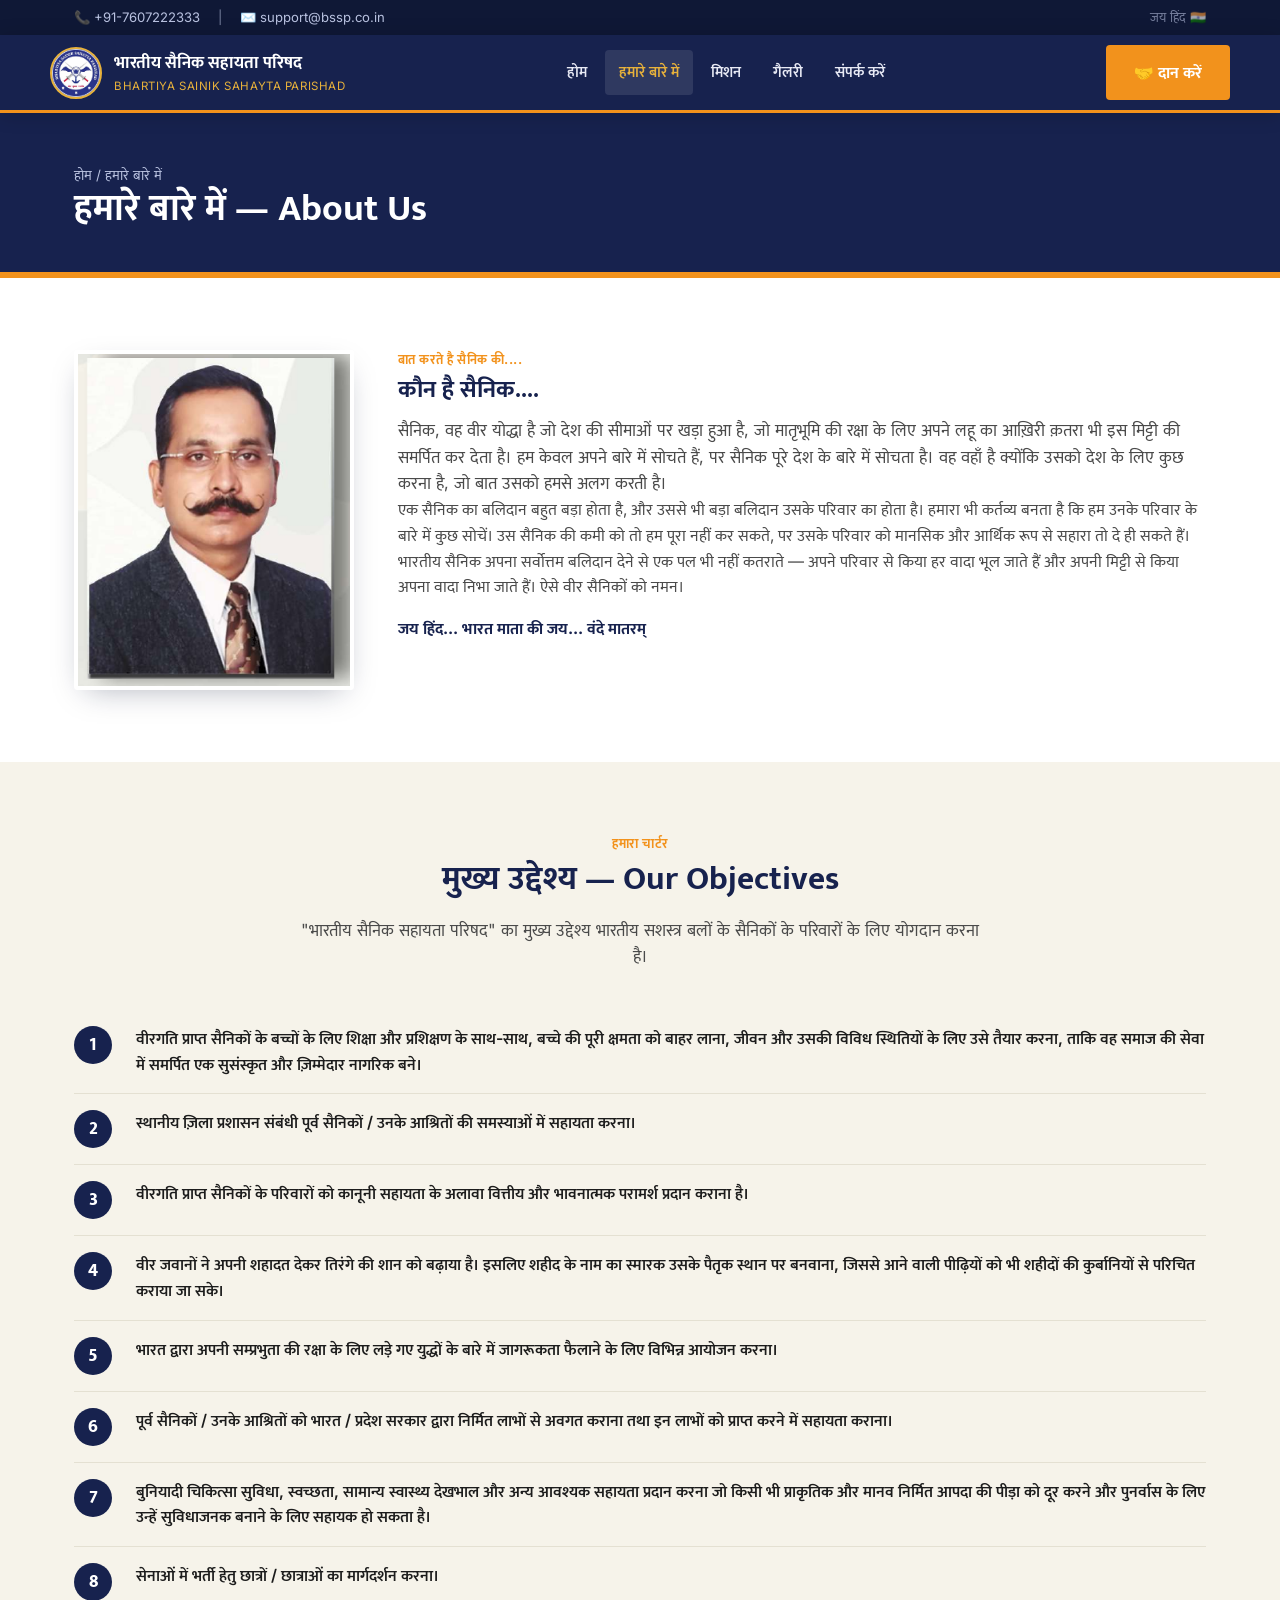
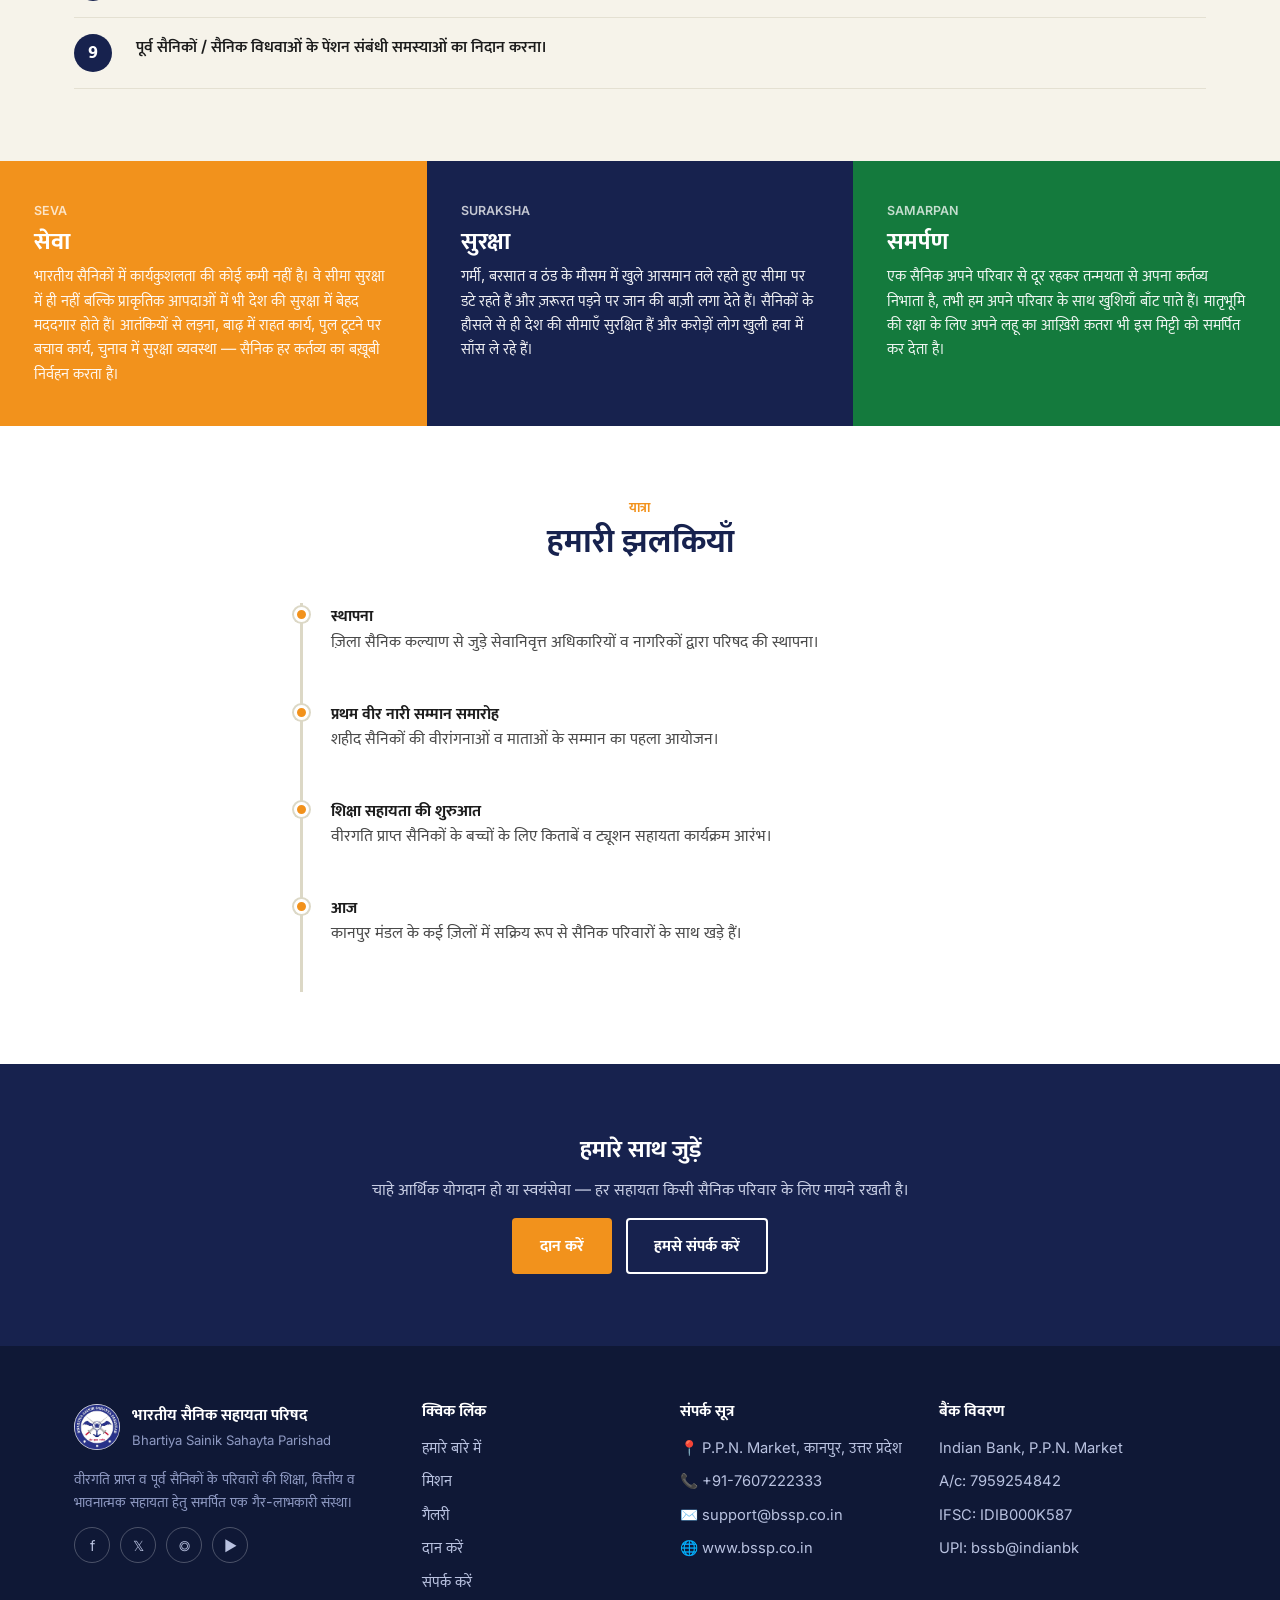
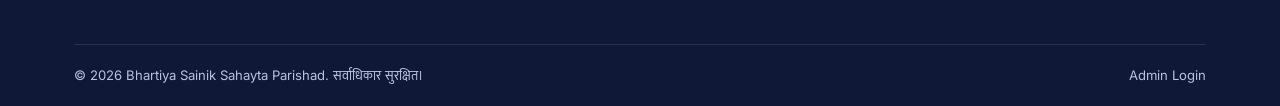
<file: about.html>
<!DOCTYPE html>
<html lang="hi">
<head>
<meta charset="UTF-8">
<meta name="viewport" content="width=device-width, initial-scale=1.0">
<title>हमारे बारे में | About Us — BSSP</title>
<link rel="icon" href="images/logobssp.jpeg">
<link rel="stylesheet" href="css/style.css">
</head>
<body>

<div class="topbar">
  <div class="container">
    <div class="topbar-links">
      <a href="tel:+917607222333">📞 +91-7607222333</a><span>|</span>
      <a href="mailto:support@bssp.co.in">✉️ support@bssp.co.in</a>
    </div>
    <div class="topbar-links"><span>जय हिंद 🇮🇳</span></div>
  </div>
</div>

<header class="site-header">
  <div class="container header-row">
    <a href="index.html" class="brand">
      <img src="images/logobssp.jpeg" alt="BSSP Logo">
      <span class="brand-text"><span class="hi">भारतीय सैनिक सहायता परिषद</span><br><span class="en">Bhartiya Sainik Sahayta Parishad</span></span>
    </a>
    <button class="nav-toggle" aria-label="Toggle menu">☰</button>
    <nav class="main-nav">
      <a href="index.html">होम</a>
      <a href="about.html">हमारे बारे में</a>
      <a href="missions.html">मिशन</a>
      <a href="gallery.html">गैलरी</a>
      <a href="contact.html">संपर्क करें</a>
    </nav>
    <div class="header-cta"><a href="donate.html" class="btn btn-saffron">🤝 दान करें</a></div>
  </div>
</header>

<section class="page-banner">
  <div class="container">
    <div class="breadcrumb"><a href="index.html">होम</a> / हमारे बारे में</div>
    <h1>हमारे बारे में — About Us</h1>
  </div>
</section>

<section class="section">
  <div class="container">
    <div class="founder">
      <img src="images/founder.png" alt="BSSP अध्यक्ष">
      <div>
        <div class="eyebrow">बात करते है सैनिक की....</div>
        <h2>कौन है सैनिक....</h2>
        <blockquote>
          सैनिक, वह वीर योद्धा है जो देश की सीमाओं पर खड़ा हुआ है, जो मातृभूमि की रक्षा के लिए अपने लहू का आख़िरी क़तरा भी इस मिट्टी की समर्पित कर देता है। हम केवल अपने बारे में सोचते हैं, पर सैनिक पूरे देश के बारे में सोचता है। वह वहाँ है क्योंकि उसको देश के लिए कुछ करना है, जो बात उसको हमसे अलग करती है।
        </blockquote>
        <p>एक सैनिक का बलिदान बहुत बड़ा होता है, और उससे भी बड़ा बलिदान उसके परिवार का होता है। हमारा भी कर्तव्य बनता है कि हम उनके परिवार के बारे में कुछ सोचें। उस सैनिक की कमी को तो हम पूरा नहीं कर सकते, पर उसके परिवार को मानसिक और आर्थिक रूप से सहारा तो दे ही सकते हैं। भारतीय सैनिक अपना सर्वोत्तम बलिदान देने से एक पल भी नहीं कतराते — अपने परिवार से किया हर वादा भूल जाते हैं और अपनी मिट्टी से किया अपना वादा निभा जाते हैं। ऐसे वीर सैनिकों को नमन।</p>
        <p class="signee">जय हिंद... भारत माता की जय... वंदे मातरम्</p>
      </div>
    </div>
  </div>
</section>

<section class="section alt">
  <div class="container">
    <div class="section-head center">
      <div class="eyebrow">हमारा चार्टर</div>
      <h2>मुख्य उद्देश्य — Our Objectives</h2>
      <p>"भारतीय सैनिक सहायता परिषद" का मुख्य उद्देश्य भारतीय सशस्त्र बलों के सैनिकों के परिवारों के लिए योगदान करना है।</p>
    </div>
    <ul class="objectives">
      <li><p class="hi">वीरगति प्राप्त सैनिकों के बच्चों के लिए शिक्षा और प्रशिक्षण के साथ-साथ, बच्चे की पूरी क्षमता को बाहर लाना, जीवन और उसकी विविध स्थितियों के लिए उसे तैयार करना, ताकि वह समाज की सेवा में समर्पित एक सुसंस्कृत और ज़िम्मेदार नागरिक बने।</p></li>
      <li><p class="hi">स्थानीय ज़िला प्रशासन संबंधी पूर्व सैनिकों / उनके आश्रितों की समस्याओं में सहायता करना।</p></li>
      <li><p class="hi">वीरगति प्राप्त सैनिकों के परिवारों को कानूनी सहायता के अलावा वित्तीय और भावनात्मक परामर्श प्रदान कराना है।</p></li>
      <li><p class="hi">वीर जवानों ने अपनी शहादत देकर तिरंगे की शान को बढ़ाया है। इसलिए शहीद के नाम का स्मारक उसके पैतृक स्थान पर बनवाना, जिससे आने वाली पीढ़ियों को भी शहीदों की कुर्बानियों से परिचित कराया जा सके।</p></li>
      <li><p class="hi">भारत द्वारा अपनी सम्प्रभुता की रक्षा के लिए लड़े गए युद्धों के बारे में जागरूकता फैलाने के लिए विभिन्न आयोजन करना।</p></li>
      <li><p class="hi">पूर्व सैनिकों / उनके आश्रितों को भारत / प्रदेश सरकार द्वारा निर्मित लाभों से अवगत कराना तथा इन लाभों को प्राप्त करने में सहायता कराना।</p></li>
      <li><p class="hi">बुनियादी चिकित्सा सुविधा, स्वच्छता, सामान्य स्वास्थ्य देखभाल और अन्य आवश्यक सहायता प्रदान करना जो किसी भी प्राकृतिक और मानव निर्मित आपदा की पीड़ा को दूर करने और पुनर्वास के लिए उन्हें सुविधाजनक बनाने के लिए सहायक हो सकता है।</p></li>
      <li><p class="hi">सेनाओं में भर्ती हेतु छात्रों / छात्राओं का मार्गदर्शन करना।</p></li>
      <li><p class="hi">पूर्व सैनिकों / सैनिक विधवाओं के पेंशन संबंधी समस्याओं का निदान करना।</p></li>
    </ul>
  </div>
</section>

<section class="mission-strip">
  <div class="m-card seva">
    <span class="sub">SEVA</span><h3>सेवा</h3>
    <p>भारतीय सैनिकों में कार्यकुशलता की कोई कमी नहीं है। वे सीमा सुरक्षा में ही नहीं बल्कि प्राकृतिक आपदाओं में भी देश की सुरक्षा में बेहद मददगार होते हैं। आतंकियों से लड़ना, बाढ़ में राहत कार्य, पुल टूटने पर बचाव कार्य, चुनाव में सुरक्षा व्यवस्था — सैनिक हर कर्तव्य का बख़ूबी निर्वहन करता है।</p>
  </div>
  <div class="m-card suraksha">
    <span class="sub">SURAKSHA</span><h3>सुरक्षा</h3>
    <p>गर्मी, बरसात व ठंड के मौसम में खुले आसमान तले रहते हुए सीमा पर डटे रहते हैं और ज़रूरत पड़ने पर जान की बाज़ी लगा देते हैं। सैनिकों के हौसले से ही देश की सीमाएँ सुरक्षित हैं और करोड़ों लोग खुली हवा में साँस ले रहे हैं।</p>
  </div>
  <div class="m-card samarpan">
    <span class="sub">SAMARPAN</span><h3>समर्पण</h3>
    <p>एक सैनिक अपने परिवार से दूर रहकर तन्मयता से अपना कर्तव्य निभाता है, तभी हम अपने परिवार के साथ खुशियाँ बाँट पाते हैं। मातृभूमि की रक्षा के लिए अपने लहू का आख़िरी क़तरा भी इस मिट्टी को समर्पित कर देता है।</p>
  </div>
</section>

<section class="section">
  <div class="container">
    <div class="section-head center">
      <div class="eyebrow">यात्रा</div>
      <h2>हमारी झलकियाँ</h2>
    </div>
    <ul class="timeline" style="max-width:680px; margin:0 auto;">
      <li><strong>स्थापना</strong><p>ज़िला सैनिक कल्याण से जुड़े सेवानिवृत्त अधिकारियों व नागरिकों द्वारा परिषद की स्थापना।</p></li>
      <li><strong>प्रथम वीर नारी सम्मान समारोह</strong><p>शहीद सैनिकों की वीरांगनाओं व माताओं के सम्मान का पहला आयोजन।</p></li>
      <li><strong>शिक्षा सहायता की शुरुआत</strong><p>वीरगति प्राप्त सैनिकों के बच्चों के लिए किताबें व ट्यूशन सहायता कार्यक्रम आरंभ।</p></li>
      <li><strong>आज</strong><p>कानपुर मंडल के कई ज़िलों में सक्रिय रूप से सैनिक परिवारों के साथ खड़े हैं।</p></li>
    </ul>
  </div>
</section>

<section class="section navy text-center">
  <div class="container">
    <h2>हमारे साथ जुड़ें</h2>
    <p>चाहे आर्थिक योगदान हो या स्वयंसेवा — हर सहायता किसी सैनिक परिवार के लिए मायने रखती है।</p>
    <div class="hero-actions">
      <a href="donate.html" class="btn btn-saffron">दान करें</a>
      <a href="contact.html" class="btn btn-outline">हमसे संपर्क करें</a>
    </div>
  </div>
</section>

<div id="footer-placeholder"></div>
<script src="js/data.js"></script>
<script src="js/main.js"></script>
<script src="js/footer.js"></script>
</body>
</html>
</file>
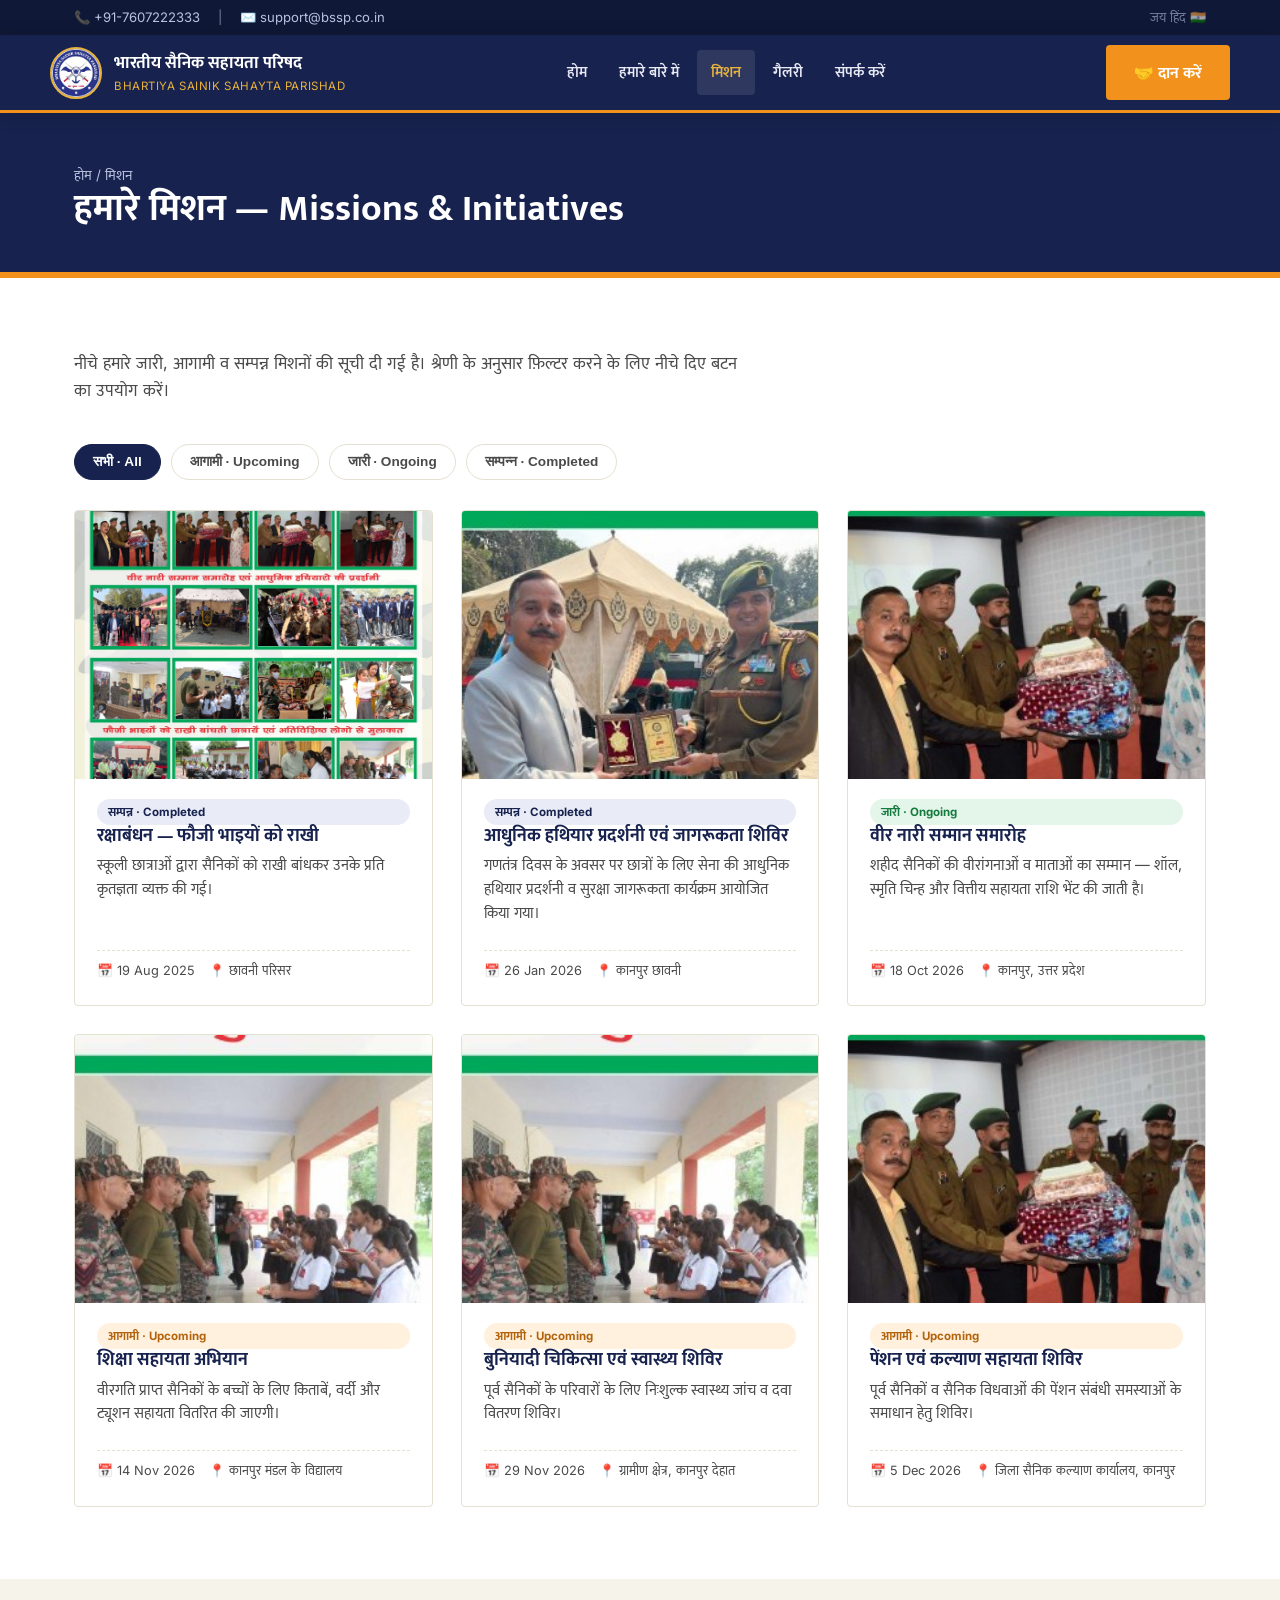
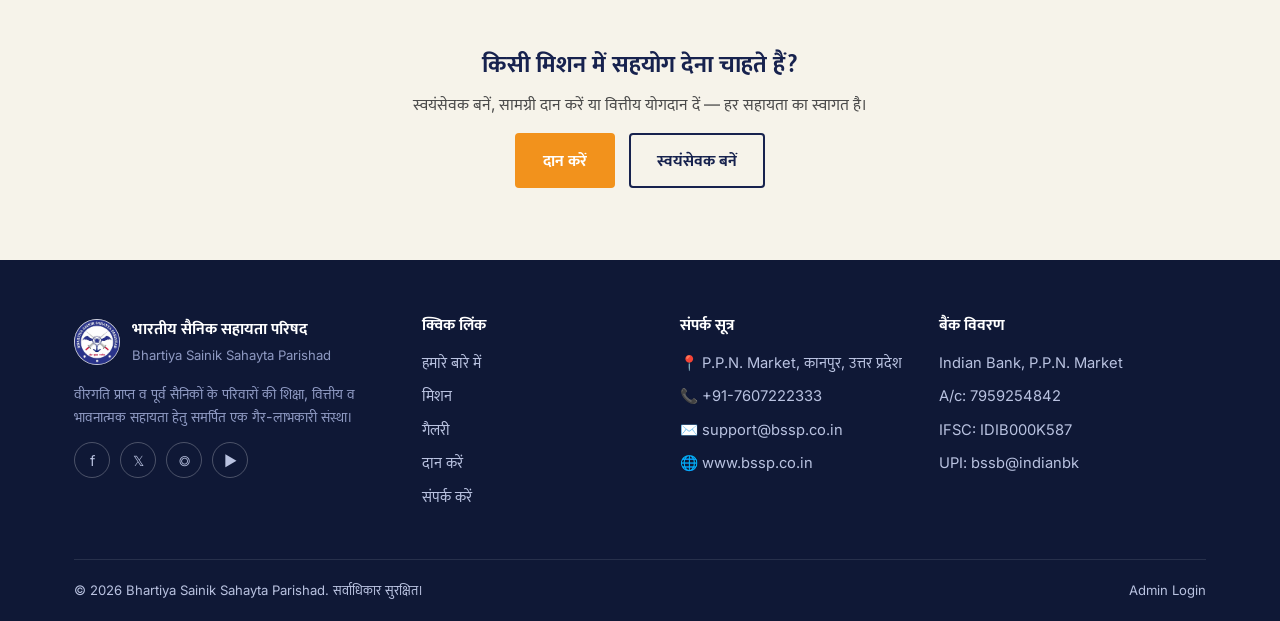
<file: missions.html>
<!DOCTYPE html>
<html lang="hi">
<head>
<meta charset="UTF-8">
<meta name="viewport" content="width=device-width, initial-scale=1.0">
<title>हमारे मिशन | Missions — BSSP</title>
<link rel="icon" href="images/logobssp.jpeg">
<link rel="stylesheet" href="css/style.css">
</head>
<body>

<div class="topbar">
  <div class="container">
    <div class="topbar-links"><a href="tel:+917607222333">📞 +91-7607222333</a><span>|</span><a href="mailto:support@bssp.co.in">✉️ support@bssp.co.in</a></div>
    <div class="topbar-links"><span>जय हिंद 🇮🇳</span></div>
  </div>
</div>

<header class="site-header">
  <div class="container header-row">
    <a href="index.html" class="brand">
      <img src="images/logobssp.jpeg" alt="BSSP Logo">
      <span class="brand-text"><span class="hi">भारतीय सैनिक सहायता परिषद</span><br><span class="en">Bhartiya Sainik Sahayta Parishad</span></span>
    </a>
    <button class="nav-toggle" aria-label="Toggle menu">☰</button>
    <nav class="main-nav">
      <a href="index.html">होम</a>
      <a href="about.html">हमारे बारे में</a>
      <a href="missions.html">मिशन</a>
      <a href="gallery.html">गैलरी</a>
      <a href="contact.html">संपर्क करें</a>
    </nav>
    <div class="header-cta"><a href="donate.html" class="btn btn-saffron">🤝 दान करें</a></div>
  </div>
</header>

<section class="page-banner">
  <div class="container">
    <div class="breadcrumb"><a href="index.html">होम</a> / मिशन</div>
    <h1>हमारे मिशन — Missions & Initiatives</h1>
  </div>
</section>

<section class="section">
  <div class="container">
    <div class="section-head">
      <p>नीचे हमारे जारी, आगामी व सम्पन्न मिशनों की सूची दी गई है। श्रेणी के अनुसार फ़िल्टर करने के लिए नीचे दिए बटन का उपयोग करें।</p>
    </div>
    <div class="filter-row">
      <button data-filter="all" class="active">सभी · All</button>
      <button data-filter="upcoming">आगामी · Upcoming</button>
      <button data-filter="ongoing">जारी · Ongoing</button>
      <button data-filter="completed">सम्पन्न · Completed</button>
    </div>
    <div class="grid grid-3" id="missions-full"></div>
  </div>
</section>

<section class="section alt text-center">
  <div class="container">
    <h2>किसी मिशन में सहयोग देना चाहते हैं?</h2>
    <p>स्वयंसेवक बनें, सामग्री दान करें या वित्तीय योगदान दें — हर सहायता का स्वागत है।</p>
    <div class="hero-actions">
      <a href="donate.html" class="btn btn-saffron">दान करें</a>
      <a href="contact.html" class="btn btn-ghost">स्वयंसेवक बनें</a>
    </div>
  </div>
</section>

<div id="footer-placeholder"></div>
<script src="js/data.js"></script>
<script src="js/main.js"></script>
<script src="js/footer.js"></script>
</body>
</html>
</file>
<file: css/style.css>
/* ==========================================================================
   Bhartiya Sainik Sahayta Parishad — Site Stylesheet
   ========================================================================== */

@import url('https://fonts.googleapis.com/css2?family=Mukta:wght@400;500;600;700;800&family=Inter:wght@400;500;600;700&display=swap');

:root{
  /* --- Brand palette, drawn from the BSSP emblem & brochure --- */
  --navy:        #17224e;
  --navy-deep:   #0f1836;
  --navy-soft:   #263876;
  --saffron:     #f2921c;
  --green:       #147a3d;
  --gold:        #e8b23b;
  --cream:       #f6f3ea;
  --khaki:       #dcd8c6;
  --ink:         #1c1c1c;
  --ink-soft:    #4a4a4a;
  --white:       #ffffff;
  --line:        #e4e0d2;

  --font-head: 'Mukta', 'Inter', sans-serif;
  --font-body: 'Inter', 'Mukta', sans-serif;

  --radius: 4px;
  --shadow: 0 10px 30px -12px rgba(15, 24, 54, 0.35);
  --container: 1180px;
}

*, *::before, *::after{ box-sizing: border-box; }
html{ scroll-behavior: smooth; }
body{
  margin:0;
  font-family: var(--font-body);
  color: var(--ink);
  background: var(--white);
  line-height: 1.6;
  -webkit-font-smoothing: antialiased;
}
h1,h2,h3,h4{
  font-family: var(--font-head);
  color: var(--navy);
  line-height: 1.2;
  margin: 0 0 .5em;
  font-weight: 700;
}
p{ margin: 0 0 1em; color: var(--ink-soft); }
a{ color: inherit; text-decoration: none; }
img{ max-width: 100%; display: block; }
ul{ margin:0; padding:0; }
:focus-visible{ outline: 3px solid var(--gold); outline-offset: 2px; }

.container{ max-width: var(--container); margin: 0 auto; padding: 0 24px; }
.section{ padding: 72px 0; }
.section.tight{ padding: 44px 0; }
.section.alt{ background: var(--cream); }
.section.navy{ background: var(--navy); color: var(--white); }
.section.navy h2, .section.navy h3{ color: var(--white); }
.section.navy p{ color: #c7cde3; }

.eyebrow{
  color: var(--saffron);
  font-weight: 700;
  font-size: .8rem;
  letter-spacing: .03em;
  margin-bottom: .4em;
}

.section-head{ max-width: 680px; margin-bottom: 40px; }
.section-head h2{ font-size: clamp(1.7rem, 2.6vw, 2.3rem); }
.section-head p{ font-size: 1.05rem; }
.section-head.center{ margin-left: auto; margin-right: auto; text-align: center; }

/* --- Buttons --- */
.btn{
  display: inline-flex;
  align-items: center;
  gap: 8px;
  padding: 13px 26px;
  border-radius: var(--radius);
  font-weight: 700;
  font-size: .98rem;
  border: 2px solid transparent;
  cursor: pointer;
  transition: transform .15s ease, background .2s ease, color .2s ease, border-color .2s ease;
}
.btn:hover{ transform: translateY(-2px); }
.btn-saffron{ background: var(--saffron); color: var(--white); }
.btn-saffron:hover{ background: #d97e0f; }
.btn-outline{ border-color: var(--white); color: var(--white); }
.btn-outline:hover{ background: var(--white); color: var(--navy); }
.btn-navy{ background: var(--navy); color: var(--white); }
.btn-navy:hover{ background: var(--navy-deep); }
.btn-green{ background: var(--green); color: var(--white); }
.btn-green:hover{ background: #0e5c2d; }
.btn-ghost{ border-color: var(--navy); color: var(--navy); }
.btn-ghost:hover{ background: var(--navy); color: var(--white); }
.btn-block{ width: 100%; justify-content: center; }
.btn[disabled]{ opacity: .5; cursor: not-allowed; transform:none; }

/* ==========================================================================
   Top utility bar + header
   ========================================================================== */
.topbar{
  background: var(--navy-deep);
  color: #b9c2e0;
  font-size: .82rem;
}
.topbar .container{
  display:flex; align-items:center; justify-content:space-between;
  padding-top:7px; padding-bottom:7px; gap: 16px; flex-wrap: wrap;
}
.topbar a{ color:#b9c2e0; }
.topbar a:hover{ color: var(--gold); }
.topbar-links{ display:flex; gap: 18px; align-items:center; }
.topbar-links span{ opacity:.6; }

header.site-header{
  background: var(--navy);
  position: sticky; top:0; z-index: 50;
  box-shadow: 0 2px 18px rgba(0,0,0,.18);
  border-bottom: 3px solid var(--saffron);
}
.header-row{
  display:flex; align-items:center; justify-content:space-between;
  padding: 10px 0;
  gap: 20px;
}
.brand{ display:flex; align-items:center; gap:12px; color:var(--white); }
.brand img{ width:52px; height:52px; border-radius:50%; border:2px solid var(--gold); object-fit:cover; }
.brand .brand-text{ line-height:1.25; }
.brand .brand-text .hi{ font-family: var(--font-head); font-weight:700; font-size:1.05rem; }
.brand .brand-text .en{ font-size:.72rem; letter-spacing:.05em; color: var(--gold); text-transform:uppercase; }

nav.main-nav{ display:flex; align-items:center; gap: 4px; }
nav.main-nav a{
  color:#e8eaf5; font-weight:600; font-size:.95rem;
  padding: 10px 14px; border-radius: var(--radius);
  transition: background .18s ease, color .18s ease;
}
nav.main-nav a:hover, nav.main-nav a.active{ background: rgba(255,255,255,.1); color: var(--gold); }
.header-cta{ display:flex; align-items:center; gap:10px; }
.nav-toggle{
  display:none; background:none; border:2px solid rgba(255,255,255,.4); color:var(--white);
  width:42px; height:42px; border-radius: var(--radius); cursor:pointer; font-size:1.2rem;
}

@media (max-width: 980px){
  nav.main-nav{
    position:absolute; top:100%; left:0; right:0; background: var(--navy);
    flex-direction:column; align-items:stretch; padding: 8px 16px 18px;
    max-height:0; overflow:hidden; transition: max-height .25s ease;
    border-bottom: 3px solid var(--saffron);
  }
  nav.main-nav.open{ max-height: 520px; }
  nav.main-nav a{ padding: 12px 10px; border-top:1px solid rgba(255,255,255,.08); }
  .nav-toggle{ display:block; }
  .header-cta .btn-saffron{ padding: 10px 16px; font-size:.85rem; }
  header.site-header{ position: sticky; }
  .header-row{ position:relative; }
}

/* ==========================================================================
   Hero
   ========================================================================== */
.hero{
  position: relative;
  color: var(--white);
  overflow:hidden;
  background: var(--navy-deep);
}
.hero-media{
  position:absolute; inset:0;
}
.hero-media img{ width:100%; height:100%; object-fit:cover; object-position: center 20%; opacity:.55; }
.hero-media::after{
  content:''; position:absolute; inset:0;
  background: linear-gradient(180deg, rgba(15,24,54,.55) 0%, rgba(15,24,54,.78) 55%, var(--navy-deep) 100%);
}
.hero-inner{
  position:relative; z-index:2;
  padding: 96px 0 70px;
  text-align:center;
}
.hero-inner .hi-line{
  font-family: var(--font-head); font-weight:800;
  font-size: clamp(2.1rem, 5vw, 3.4rem);
  margin-bottom:.15em;
  text-shadow: 0 4px 24px rgba(0,0,0,.4);
}
.hero-inner .en-line{
  color: var(--gold); font-weight:700; letter-spacing:.02em;
  font-size: clamp(1rem, 2vw, 1.3rem);
  margin-bottom: 1.1em;
}
.hero-inner p.lede{
  max-width: 620px; margin: 0 auto 1.8em; color:#dfe3f2; font-size:1.08rem;
}
.hero-actions{ display:flex; gap:14px; justify-content:center; flex-wrap:wrap; }

/* Tricolour sash under hero, mirrors the brochure */
.tricolour-sash{ height: 10px; display:flex; }
.tricolour-sash span{ flex:1; }
.tricolour-sash .s1{ background: var(--saffron); }
.tricolour-sash .s2{ background: var(--white); }
.tricolour-sash .s3{ background: var(--green); }

/* ==========================================================================
   Mission strip — सेवा / सुरक्षा / समर्पण
   ========================================================================== */
.mission-strip{ display:grid; grid-template-columns: repeat(3,1fr); }
.mission-strip .m-card{ padding: 40px 34px; color:var(--white); }
.mission-strip .m-card h3{ color:var(--white); font-size:1.5rem; margin-bottom:.3em; }
.mission-strip .m-card .sub{ display:block; font-size:.78rem; color:rgba(255,255,255,.75); font-weight:600; margin-bottom:.6em; }
.mission-strip .m-card p{ color: rgba(255,255,255,.92); font-size:.95rem; margin:0; }
.mission-strip .seva{ background: var(--saffron); }
.mission-strip .suraksha{ background: var(--navy); }
.mission-strip .samarpan{ background: var(--green); }
@media (max-width: 860px){
  .mission-strip{ grid-template-columns: 1fr; }
}

/* ==========================================================================
   Cards / grids
   ========================================================================== */
.grid{ display:grid; gap: 28px; }
.grid-3{ grid-template-columns: repeat(3, 1fr); }
.grid-2{ grid-template-columns: repeat(2, 1fr); }
.grid-4{ grid-template-columns: repeat(4, 1fr); }
@media (max-width: 980px){
  .grid-3{ grid-template-columns: repeat(2,1fr); }
  .grid-4{ grid-template-columns: repeat(2,1fr); }
}
@media (max-width: 620px){
  .grid-3, .grid-2, .grid-4{ grid-template-columns: 1fr; }
}

.card{
  background: var(--white); border: 1px solid var(--line); border-radius: var(--radius);
  overflow:hidden; display:flex; flex-direction:column;
}
.card .thumb{ aspect-ratio: 4/3; overflow:hidden; background:var(--khaki); }
.card .thumb img{ width:100%; height:100%; object-fit:cover; }
.card .body{ padding: 20px 22px 24px; flex:1; display:flex; flex-direction:column; }
.card .tag{ font-size:.72rem; font-weight:700; color: var(--green); text-transform:uppercase; letter-spacing:.04em; margin-bottom:.5em; }
.card h3{ font-size: 1.15rem; margin-bottom:.4em; }
.card p{ font-size: .92rem; flex:1; }
.card .meta{ display:flex; gap:14px; font-size:.8rem; color:var(--ink-soft); margin-top:10px; border-top:1px dashed var(--line); padding-top:10px; }
.badge{
  display:inline-block; padding: 4px 11px; border-radius: 999px; font-size:.72rem; font-weight:700;
}
.badge.upcoming{ background:#fff1de; color:#b3630c; }
.badge.ongoing{ background:#e4f5ea; color:var(--green); }
.badge.completed{ background:#e9ecf7; color:var(--navy); }

/* --- Objectives numbered list (it's a real sequence, from the charter) --- */
.objectives{ counter-reset: obj; }
.objectives li{
  list-style:none; counter-increment: obj;
  display:grid; grid-template-columns: 46px 1fr; gap:16px;
  padding: 16px 0; border-bottom: 1px solid var(--line);
}
.objectives li::before{
  content: counter(obj);
  font-family: var(--font-head); font-weight:800; font-size:1.1rem;
  color: var(--white); background: var(--navy);
  width:38px; height:38px; border-radius:50%;
  display:flex; align-items:center; justify-content:center;
}
.objectives li p{ margin:0; color: var(--ink); }
.objectives li .hi{ font-weight:600; }

/* --- Stats --- */
.stats{ display:grid; grid-template-columns: repeat(4,1fr); gap: 20px; text-align:center; }
.stats .stat b{ display:block; font-family: var(--font-head); font-size: clamp(1.8rem,3vw,2.6rem); color: var(--gold); }
.stats .stat span{ font-size:.85rem; color:#c7cde3; }
@media (max-width:760px){ .stats{ grid-template-columns: repeat(2,1fr); } }

/* --- Founder / message block --- */
.founder{ display:grid; grid-template-columns: 280px 1fr; gap: 44px; align-items:start; }
.founder img{ border-radius: var(--radius); border: 4px solid var(--white); box-shadow: var(--shadow); }
.founder blockquote{ margin:0; font-size:1.05rem; color:var(--ink-soft); }
.founder .signee{ margin-top:16px; font-weight:700; color:var(--navy); }
@media (max-width: 760px){ .founder{ grid-template-columns: 1fr; } .founder img{ width:180px; margin:0 auto; } .founder{ text-align:center; } }

/* --- Donate --- */
.donate-panel{
  background: var(--white); border-radius: var(--radius); border:1px solid var(--line);
  box-shadow: var(--shadow); padding: 34px; display:grid; grid-template-columns: 1fr 1fr; gap: 36px;
}
@media (max-width:860px){ .donate-panel{ grid-template-columns:1fr; } }
.qr-box{ text-align:center; background:var(--cream); border:1px dashed var(--khaki); border-radius:var(--radius); padding:24px; }
.qr-box img{ width:200px; margin: 0 auto 12px; border:6px solid var(--white); box-shadow: var(--shadow); }
.qr-box .upi-id{ font-weight:700; color:var(--navy); background:var(--white); display:inline-block; padding:6px 14px; border-radius:6px; border:1px solid var(--line); }
table.bank-table{ width:100%; border-collapse: collapse; font-size:.95rem; }
table.bank-table td{ padding: 9px 0; border-bottom: 1px solid var(--line); }
table.bank-table td:first-child{ color: var(--ink-soft); width:42%; }
table.bank-table td:last-child{ font-weight:700; color: var(--navy); }
.amount-pills{ display:flex; gap:10px; flex-wrap:wrap; margin: 18px 0; }
.amount-pills button{
  padding: 10px 18px; border-radius: 999px; border: 2px solid var(--navy); background:var(--white);
  color: var(--navy); font-weight:700; cursor:pointer; transition: all .15s ease;
}
.amount-pills button.active, .amount-pills button:hover{ background: var(--navy); color:var(--white); }

/* --- Forms --- */
.form-field{ margin-bottom: 18px; }
.form-field label{ display:block; font-weight:600; font-size:.88rem; margin-bottom:6px; color: var(--navy); }
.form-field input, .form-field select, .form-field textarea{
  width:100%; padding: 12px 14px; border: 1.5px solid var(--line); border-radius: var(--radius);
  font-family: var(--font-body); font-size: .96rem; background:var(--white); color:var(--ink);
}
.form-field input:focus, .form-field select:focus, .form-field textarea:focus{ border-color: var(--navy); }
.form-row{ display:grid; grid-template-columns: 1fr 1fr; gap: 16px; }
@media (max-width:620px){ .form-row{ grid-template-columns:1fr; } }
.form-note{ font-size:.82rem; color: var(--ink-soft); }
.alert{ padding: 12px 16px; border-radius: var(--radius); font-size:.9rem; margin-bottom:16px; display:none; }
.alert.show{ display:block; }
.alert-success{ background:#e4f5ea; color:#0e5c2d; border:1px solid #b7e2c6; }
.alert-error{ background:#fdeaea; color:#a32a2a; border:1px solid #f3bcbc; }

/* --- Gallery lightbox --- */
.gallery-grid{ display:grid; grid-template-columns: repeat(4,1fr); gap: 14px; }
@media (max-width:900px){ .gallery-grid{ grid-template-columns: repeat(3,1fr);} }
@media (max-width:620px){ .gallery-grid{ grid-template-columns: repeat(2,1fr);} }
.gallery-grid figure{ margin:0; aspect-ratio:1; overflow:hidden; border-radius: var(--radius); cursor:zoom-in; position:relative; border:2px solid var(--white); box-shadow:0 2px 10px rgba(0,0,0,.12); }
.gallery-grid img{ width:100%; height:100%; object-fit:cover; transition: transform .3s ease; }
.gallery-grid figure:hover img{ transform: scale(1.06); }
.lightbox{ position:fixed; inset:0; background:rgba(10,14,34,.92); display:none; align-items:center; justify-content:center; z-index:200; padding:30px; }
.lightbox.open{ display:flex; }
.lightbox img{ max-width:min(880px,92vw); max-height:86vh; border-radius:6px; }
.lightbox .lb-close{ position:absolute; top:22px; right:28px; color:var(--white); font-size:2rem; cursor:pointer; background:none; border:none; }

/* --- Timeline (about) --- */
.timeline{ border-left: 3px solid var(--khaki); margin-left: 10px; }
.timeline li{ list-style:none; padding: 0 0 30px 28px; position:relative; }
.timeline li::before{ content:''; position:absolute; left:-9px; top:4px; width:15px; height:15px; border-radius:50%; background: var(--saffron); border:3px solid var(--white); box-shadow:0 0 0 2px var(--khaki); }

/* --- Footer --- */
footer.site-footer{ background: var(--navy-deep); color:#b9c2e0; padding-top: 56px; }
footer.site-footer h4{ color:var(--white); font-size:1rem; margin-bottom:1em; }
footer.site-footer a{ color:#b9c2e0; }
footer.site-footer a:hover{ color:var(--gold); }
.footer-grid{ display:grid; grid-template-columns: 1.4fr 1fr 1fr 1.2fr; gap: 36px; padding-bottom: 40px; border-bottom: 1px solid rgba(255,255,255,.1); }
@media (max-width: 860px){ .footer-grid{ grid-template-columns: 1fr 1fr; } }
@media (max-width: 560px){ .footer-grid{ grid-template-columns: 1fr; } }
.footer-grid li{ list-style:none; margin-bottom:10px; font-size:.92rem; }
.footer-bottom{ display:flex; justify-content:space-between; align-items:center; padding: 20px 0; font-size:.82rem; flex-wrap:wrap; gap:10px; }
.social-row{ display:flex; gap:10px; }
.social-row a{
  width:36px; height:36px; border-radius:50%; border:1px solid rgba(255,255,255,.25);
  display:flex; align-items:center; justify-content:center; font-size:.9rem;
}
.social-row a:hover{ background: var(--saffron); border-color:var(--saffron); color:var(--white); }
.brand-foot{ display:flex; gap:12px; align-items:center; margin-bottom:14px; }
.brand-foot img{ width:46px; height:46px; border-radius:50%; }

/* --- Page header banner (inner pages) --- */
.page-banner{
  background: var(--navy); color:var(--white); padding: 52px 0 34px; position:relative;
  border-bottom: 6px solid var(--saffron);
}
.page-banner h1{ color:var(--white); margin-bottom:.2em; font-size: clamp(1.7rem,3vw,2.3rem); }
.breadcrumb{ font-size:.85rem; color:#b9c2e0; }
.breadcrumb a:hover{ color: var(--gold); }

/* --- Filter pills --- */
.filter-row{ display:flex; gap:10px; flex-wrap:wrap; margin-bottom: 30px; }
.filter-row button{
  padding: 9px 18px; border-radius:999px; border:1.5px solid var(--line); background:var(--white);
  font-weight:600; font-size:.85rem; cursor:pointer; color:var(--ink-soft);
}
.filter-row button.active{ background: var(--navy); border-color:var(--navy); color:var(--white); }

/* --- Utility --- */
.text-center{ text-align:center; }
.mt-0{ margin-top:0; }
.small{ font-size:.82rem; color:var(--ink-soft); }
.empty-state{ text-align:center; padding: 50px 20px; color: var(--ink-soft); border:1.5px dashed var(--line); border-radius:var(--radius); }
</file>
